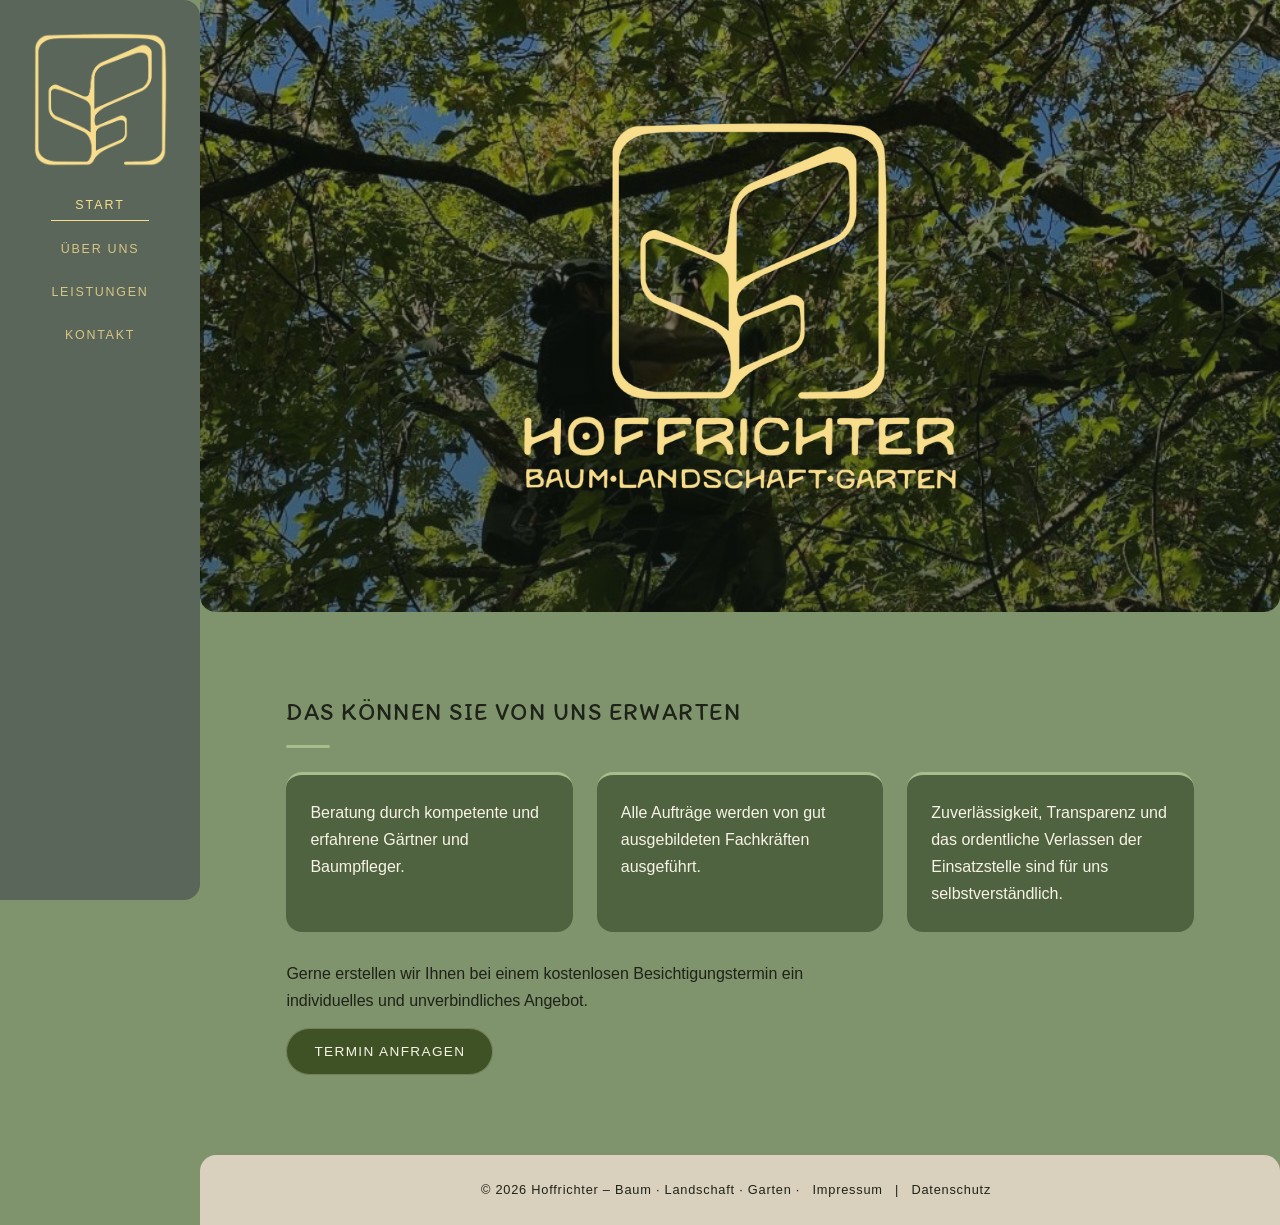
<file: index.html>
<!DOCTYPE html>
<html lang="de">
<head>
<meta charset="utf-8">
<meta name="viewport" content="width=device-width,initial-scale=1">
<title>Hoffrichter – Baum · Landschaft · Garten</title>
<meta name="description" content="Hoffrichter – Baum · Landschaft · Garten: Gartenpflege, Baumpflege und Fällungen. Kostenloser Besichtigungstermin und unverbindliches Angebot.">
<link rel="icon" type="image/png" href="bilder/logo.png">
<link rel="stylesheet" href="style.css">
</head>
<body>
<header class="side" id="side">
  <a class="logo" href="index.html"><img src="bilder/logo-gelb.png" alt="Hoffrichter – Baum · Landschaft · Garten"></a>
  <button class="menu-btn" onclick="document.getElementById('side').classList.toggle('open')">Menü</button>
  <nav>
    <a class="active" href="index.html">Start</a>
    <a href="ueber-uns.html">Über uns</a>
    <a href="leistungen.html">Leistungen</a>
    <a href="kontakt.html">Kontakt</a>
  </nav>
</header>
<main>
  <div class="hero hero-photo">
    <h1 class="logo-hero"><img src="bilder/logo-voll-gelb.png" alt="Hoffrichter – Baum · Landschaft · Garten"></h1>
  </div>
  <section id="start">
    <h2>Das können Sie von uns erwarten</h2>
    <div class="cards">
      <div class="card"><p>Beratung durch kompetente und erfahrene Gärtner und Baumpfleger.</p></div>
      <div class="card"><p>Alle Aufträge werden von gut ausgebildeten Fachkräften ausgeführt.</p></div>
      <div class="card"><p>Zuverlässigkeit, Transparenz und das ordentliche Verlassen der Einsatzstelle sind für uns selbstverständlich.</p></div>
    </div>
    <p style="margin-top:28px">Gerne erstellen wir Ihnen bei einem kostenlosen Besichtigungstermin ein individuelles und unverbindliches Angebot.</p>
    <a class="btn" href="kontakt.html">Termin anfragen</a>
  </section>
</main>
<footer>© 2026 Hoffrichter – Baum · Landschaft · Garten · <a href="impressum.html">Impressum</a> | <a href="datenschutz.html">Datenschutz</a></footer>
</body>
</html>
</file>
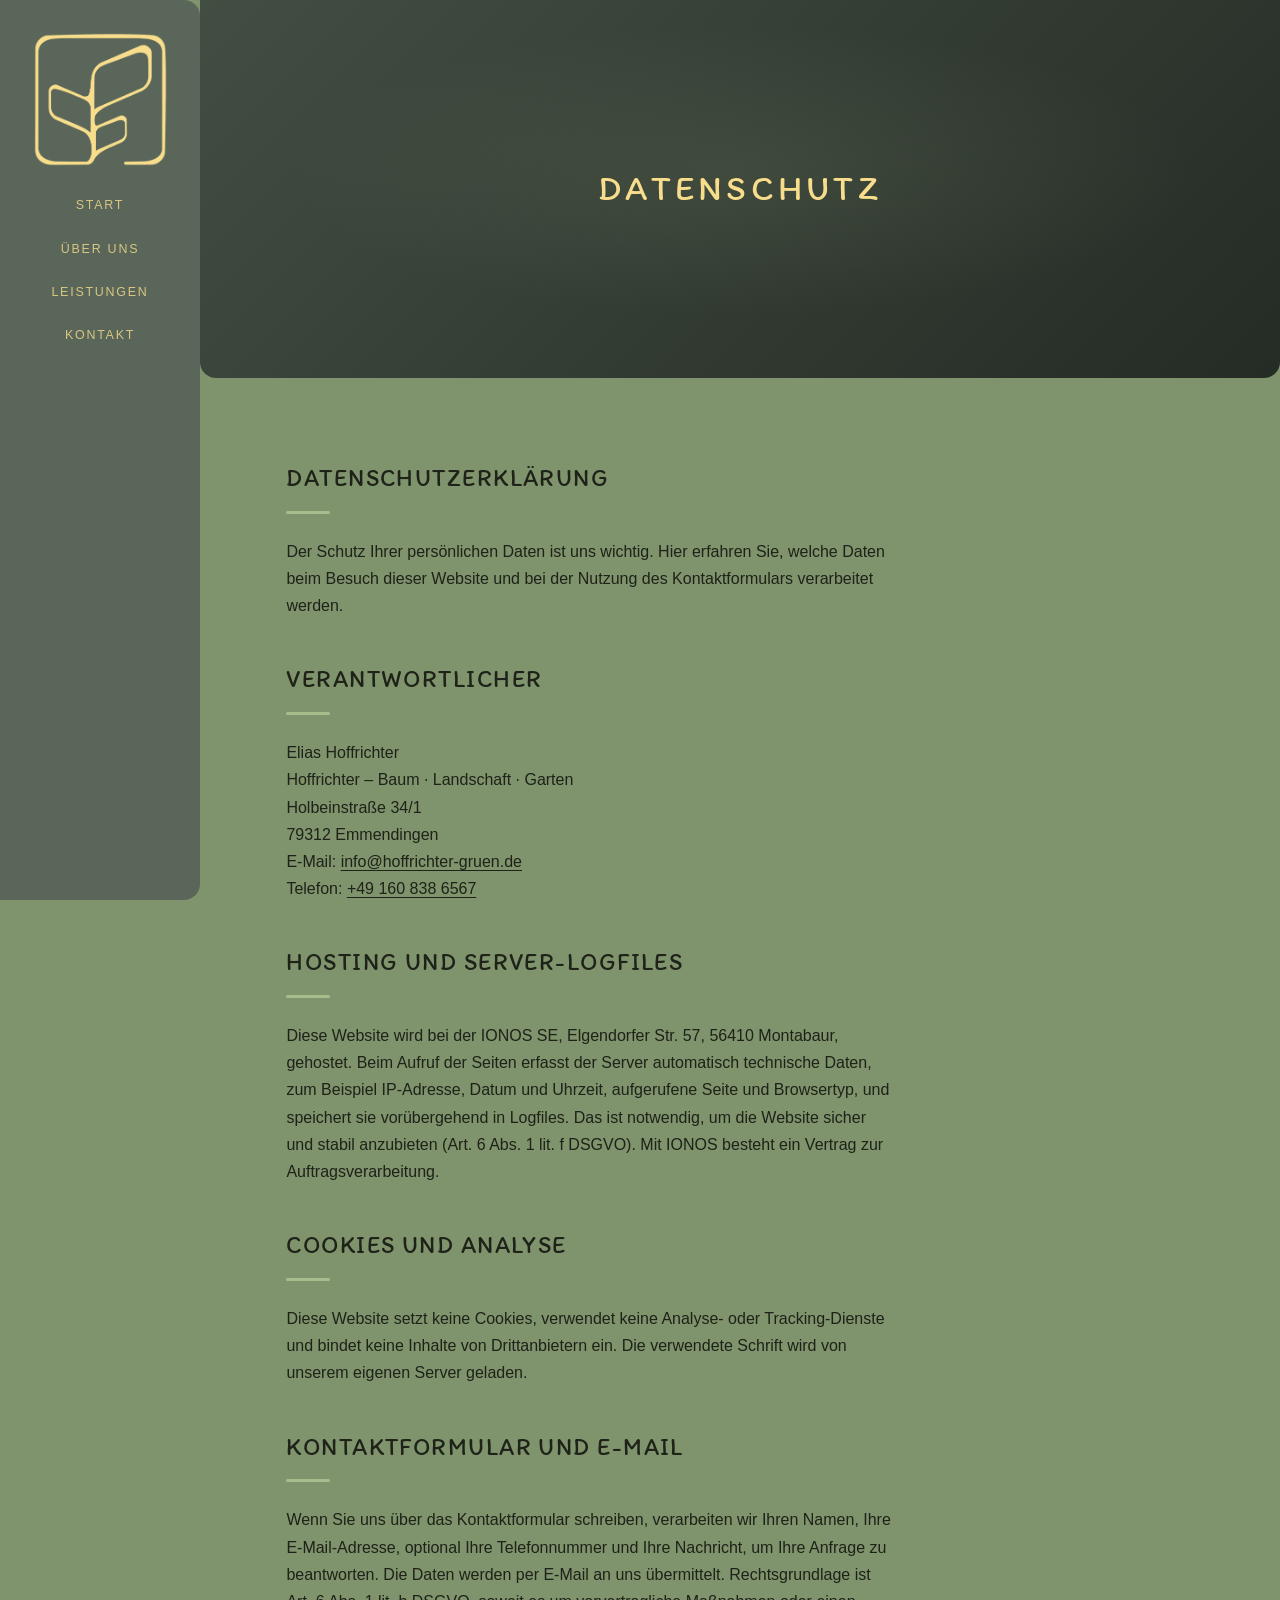
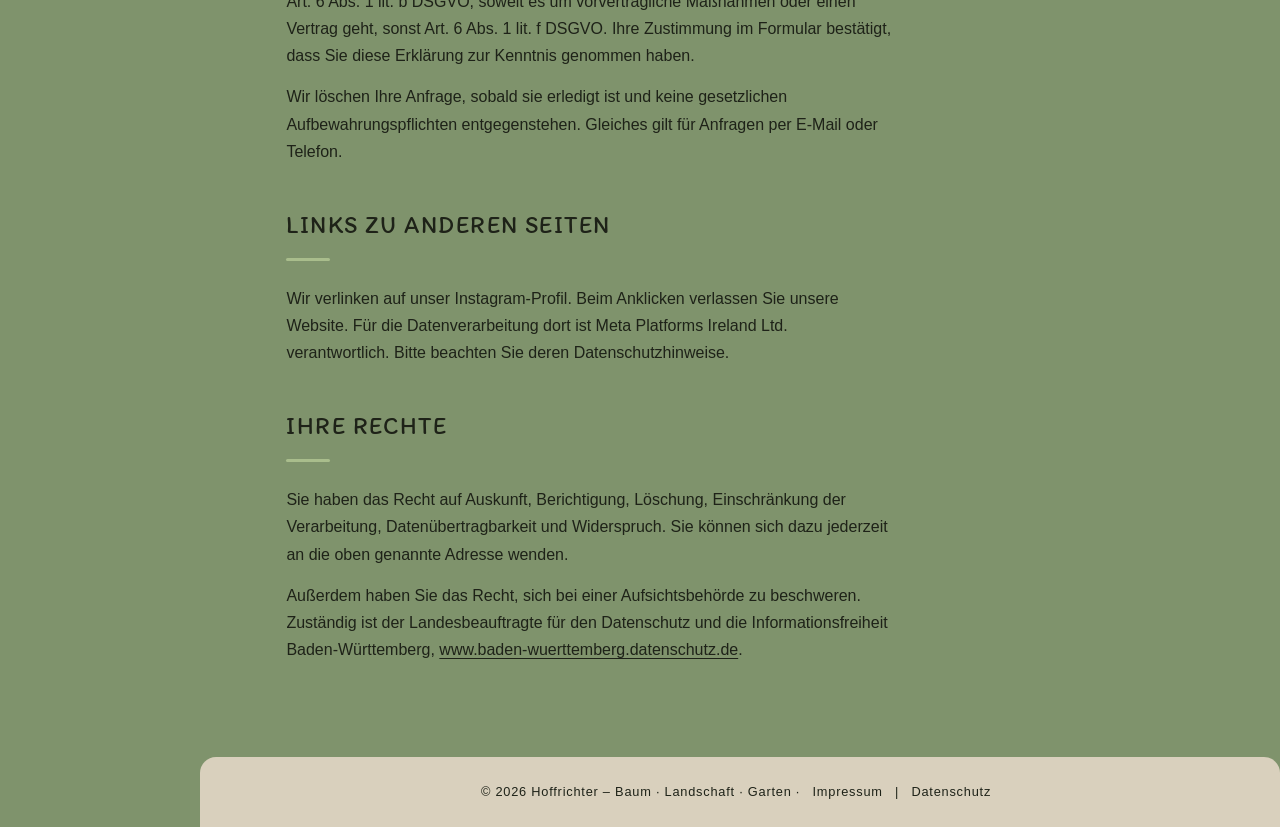
<file: datenschutz.html>
<!DOCTYPE html>
<html lang="de">
<head>
<meta charset="utf-8">
<meta name="viewport" content="width=device-width,initial-scale=1">
<title>Datenschutz – Hoffrichter – Baum · Landschaft · Garten</title>
<meta name="description" content="Datenschutzerklärung von Hoffrichter – Baum · Landschaft · Garten.">
<link rel="icon" type="image/png" href="bilder/logo.png">
<link rel="stylesheet" href="style.css">
</head>
<body>
<header class="side" id="side">
  <a class="logo" href="index.html"><img src="bilder/logo-gelb.png" alt="Hoffrichter – Baum · Landschaft · Garten"></a>
  <button class="menu-btn" onclick="document.getElementById('side').classList.toggle('open')">Menü</button>
  <nav>
    <a href="index.html">Start</a>
    <a href="ueber-uns.html">Über uns</a>
    <a href="leistungen.html">Leistungen</a>
    <a href="kontakt.html">Kontakt</a>
  </nav>
</header>
<main>
  <div class="hero small"><h1>Datenschutz</h1></div>
  <section>
    <h2>Datenschutzerklärung</h2>
    <p>Der Schutz Ihrer persönlichen Daten ist uns wichtig. Hier erfahren Sie, welche Daten beim Besuch dieser Website und bei der Nutzung des Kontaktformulars verarbeitet werden.</p>

    <h2 style="margin-top:40px">Verantwortlicher</h2>
    <p>Elias Hoffrichter<br>
    Hoffrichter – Baum · Landschaft · Garten<br>
    Holbeinstraße 34/1<br>
    79312 Emmendingen<br>
    E-Mail: <a href="mailto:info@hoffrichter-gruen.de">info@hoffrichter-gruen.de</a><br>
    Telefon: <a href="tel:+491608386567">+49 160 838 6567</a></p>

    <h2 style="margin-top:40px">Hosting und Server-Logfiles</h2>
    <p>Diese Website wird bei der IONOS SE, Elgendorfer Str. 57, 56410 Montabaur, gehostet. Beim Aufruf der Seiten erfasst der Server automatisch technische Daten, zum Beispiel IP-Adresse, Datum und Uhrzeit, aufgerufene Seite und Browsertyp, und speichert sie vorübergehend in Logfiles. Das ist notwendig, um die Website sicher und stabil anzubieten (Art. 6 Abs. 1 lit. f DSGVO). Mit IONOS besteht ein Vertrag zur Auftragsverarbeitung.</p>

    <h2 style="margin-top:40px">Cookies und Analyse</h2>
    <p>Diese Website setzt keine Cookies, verwendet keine Analyse- oder Tracking-Dienste und bindet keine Inhalte von Drittanbietern ein. Die verwendete Schrift wird von unserem eigenen Server geladen.</p>

    <h2 style="margin-top:40px">Kontaktformular und E-Mail</h2>
    <p>Wenn Sie uns über das Kontaktformular schreiben, verarbeiten wir Ihren Namen, Ihre E-Mail-Adresse, optional Ihre Telefonnummer und Ihre Nachricht, um Ihre Anfrage zu beantworten. Die Daten werden per E-Mail an uns übermittelt. Rechtsgrundlage ist Art. 6 Abs. 1 lit. b DSGVO, soweit es um vorvertragliche Maßnahmen oder einen Vertrag geht, sonst Art. 6 Abs. 1 lit. f DSGVO. Ihre Zustimmung im Formular bestätigt, dass Sie diese Erklärung zur Kenntnis genommen haben.</p>
    <p>Wir löschen Ihre Anfrage, sobald sie erledigt ist und keine gesetzlichen Aufbewahrungspflichten entgegenstehen. Gleiches gilt für Anfragen per E-Mail oder Telefon.</p>

    <h2 style="margin-top:40px">Links zu anderen Seiten</h2>
    <p>Wir verlinken auf unser Instagram-Profil. Beim Anklicken verlassen Sie unsere Website. Für die Datenverarbeitung dort ist Meta Platforms Ireland Ltd. verantwortlich. Bitte beachten Sie deren Datenschutzhinweise.</p>

    <h2 style="margin-top:40px">Ihre Rechte</h2>
    <p>Sie haben das Recht auf Auskunft, Berichtigung, Löschung, Einschränkung der Verarbeitung, Datenübertragbarkeit und Widerspruch. Sie können sich dazu jederzeit an die oben genannte Adresse wenden.</p>
    <p>Außerdem haben Sie das Recht, sich bei einer Aufsichtsbehörde zu beschweren. Zuständig ist der Landesbeauftragte für den Datenschutz und die Informationsfreiheit Baden-Württemberg, <a href="https://www.baden-wuerttemberg.datenschutz.de" target="_blank" rel="noopener">www.baden-wuerttemberg.datenschutz.de</a>.</p>
  </section>
</main>
<footer>© 2026 Hoffrichter – Baum · Landschaft · Garten · <a href="impressum.html">Impressum</a> | <a href="datenschutz.html">Datenschutz</a></footer>
</body>
</html>
</file>
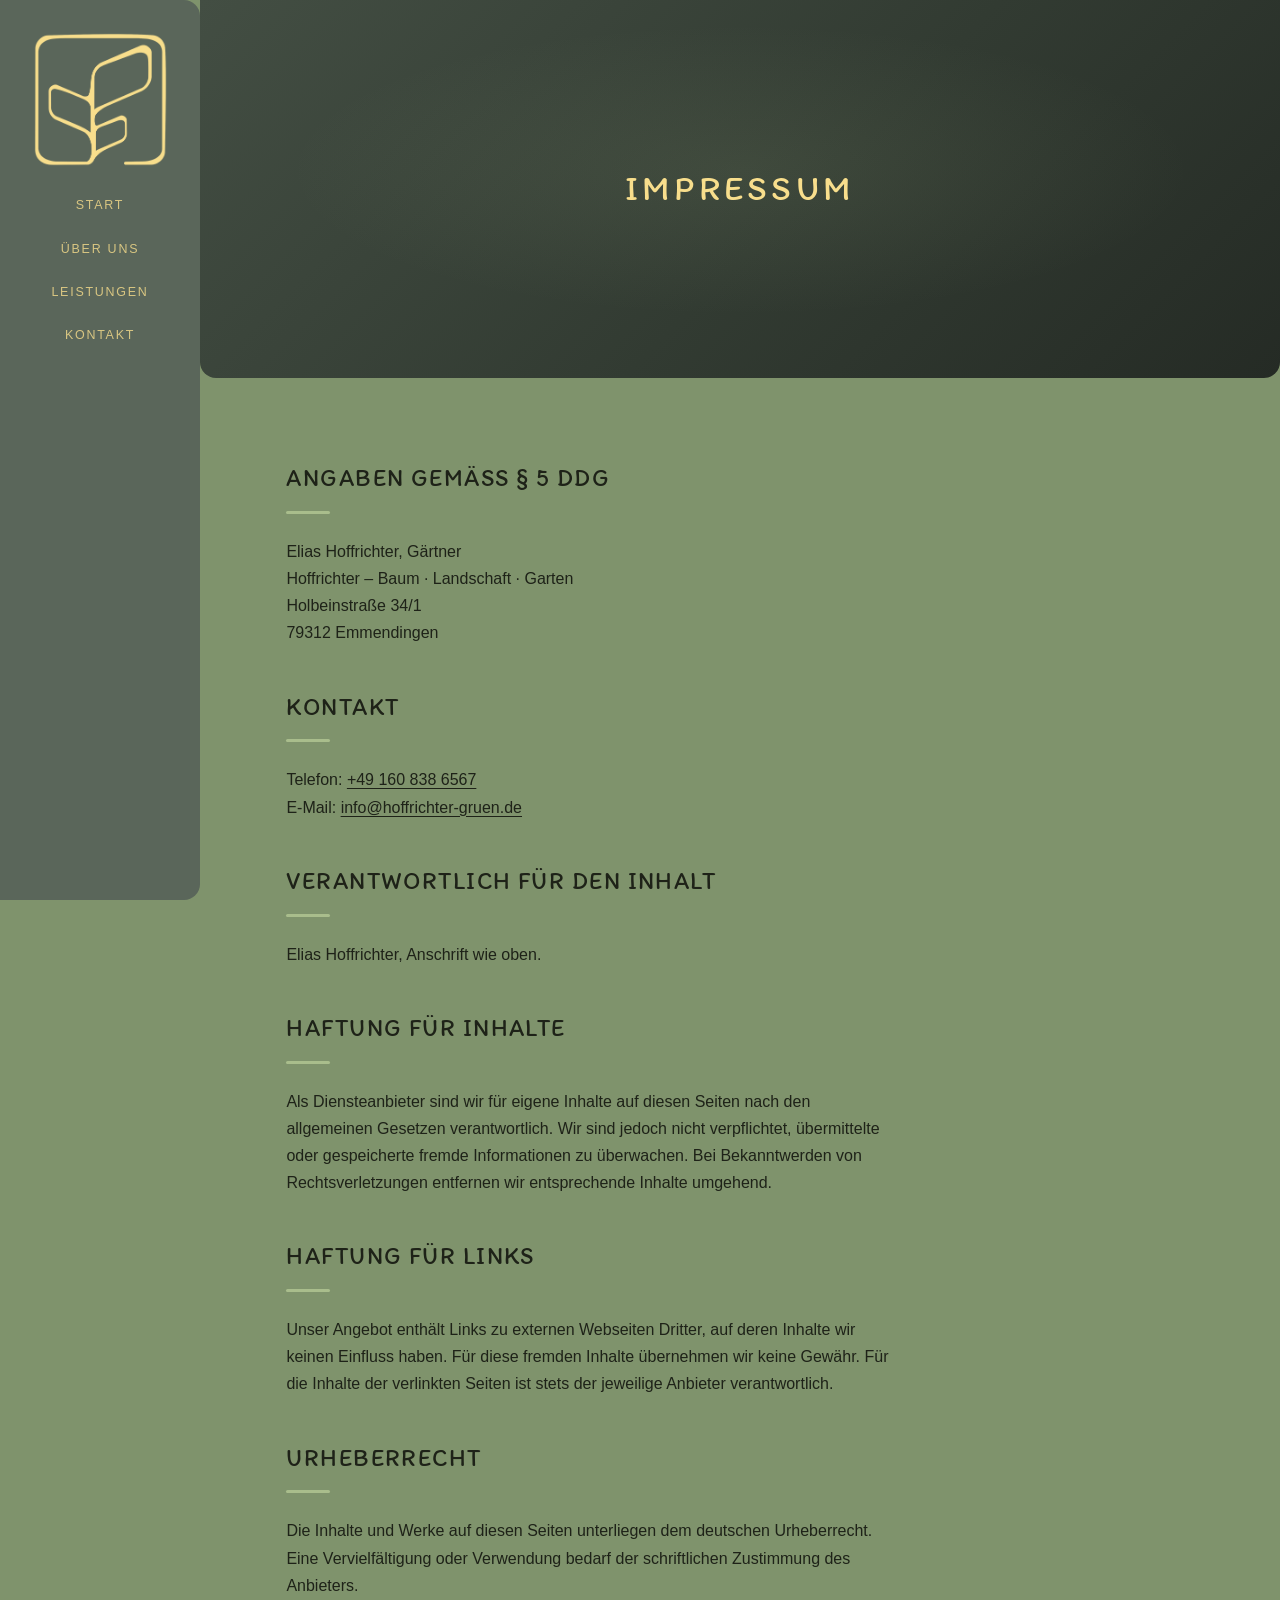
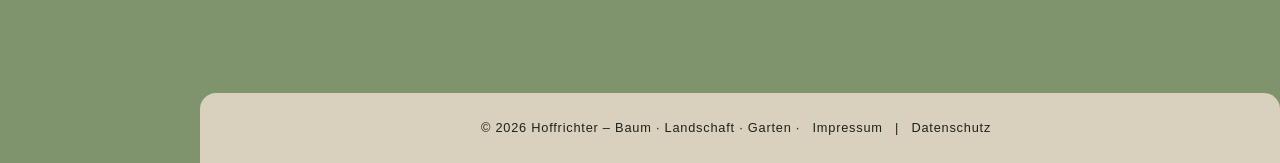
<file: impressum.html>
<!DOCTYPE html>
<html lang="de">
<head>
<meta charset="utf-8">
<meta name="viewport" content="width=device-width,initial-scale=1">
<title>Impressum – Hoffrichter – Baum · Landschaft · Garten</title>
<meta name="description" content="Impressum von Hoffrichter – Baum · Landschaft · Garten, Emmendingen.">
<link rel="icon" type="image/png" href="bilder/logo.png">
<link rel="stylesheet" href="style.css">
</head>
<body>
<header class="side" id="side">
  <a class="logo" href="index.html"><img src="bilder/logo-gelb.png" alt="Hoffrichter – Baum · Landschaft · Garten"></a>
  <button class="menu-btn" onclick="document.getElementById('side').classList.toggle('open')">Menü</button>
  <nav>
    <a href="index.html">Start</a>
    <a href="ueber-uns.html">Über uns</a>
    <a href="leistungen.html">Leistungen</a>
    <a href="kontakt.html">Kontakt</a>
  </nav>
</header>
<main>
  <div class="hero small"><h1>Impressum</h1></div>
  <section>
    <h2>Angaben gemäß § 5 DDG</h2>
    <p>Elias Hoffrichter, Gärtner<br>
    Hoffrichter – Baum · Landschaft · Garten<br>
    Holbeinstraße 34/1<br>
    79312 Emmendingen</p>

    <h2 style="margin-top:40px">Kontakt</h2>
    <p>Telefon: <a href="tel:+491608386567">+49 160 838 6567</a><br>
    E-Mail: <a href="mailto:info@hoffrichter-gruen.de">info@hoffrichter-gruen.de</a></p>

    <h2 style="margin-top:40px">Verantwortlich für den Inhalt</h2>
    <p>Elias Hoffrichter, Anschrift wie oben.</p>

    <h2 style="margin-top:40px">Haftung für Inhalte</h2>
    <p>Als Diensteanbieter sind wir für eigene Inhalte auf diesen Seiten nach den allgemeinen Gesetzen verantwortlich. Wir sind jedoch nicht verpflichtet, übermittelte oder gespeicherte fremde Informationen zu überwachen. Bei Bekanntwerden von Rechtsverletzungen entfernen wir entsprechende Inhalte umgehend.</p>

    <h2 style="margin-top:40px">Haftung für Links</h2>
    <p>Unser Angebot enthält Links zu externen Webseiten Dritter, auf deren Inhalte wir keinen Einfluss haben. Für diese fremden Inhalte übernehmen wir keine Gewähr. Für die Inhalte der verlinkten Seiten ist stets der jeweilige Anbieter verantwortlich.</p>

    <h2 style="margin-top:40px">Urheberrecht</h2>
    <p>Die Inhalte und Werke auf diesen Seiten unterliegen dem deutschen Urheberrecht. Eine Vervielfältigung oder Verwendung bedarf der schriftlichen Zustimmung des Anbieters.</p>
  </section>
</main>
<footer>© 2026 Hoffrichter – Baum · Landschaft · Garten · <a href="impressum.html">Impressum</a> | <a href="datenschutz.html">Datenschutz</a></footer>
</body>
</html>
</file>
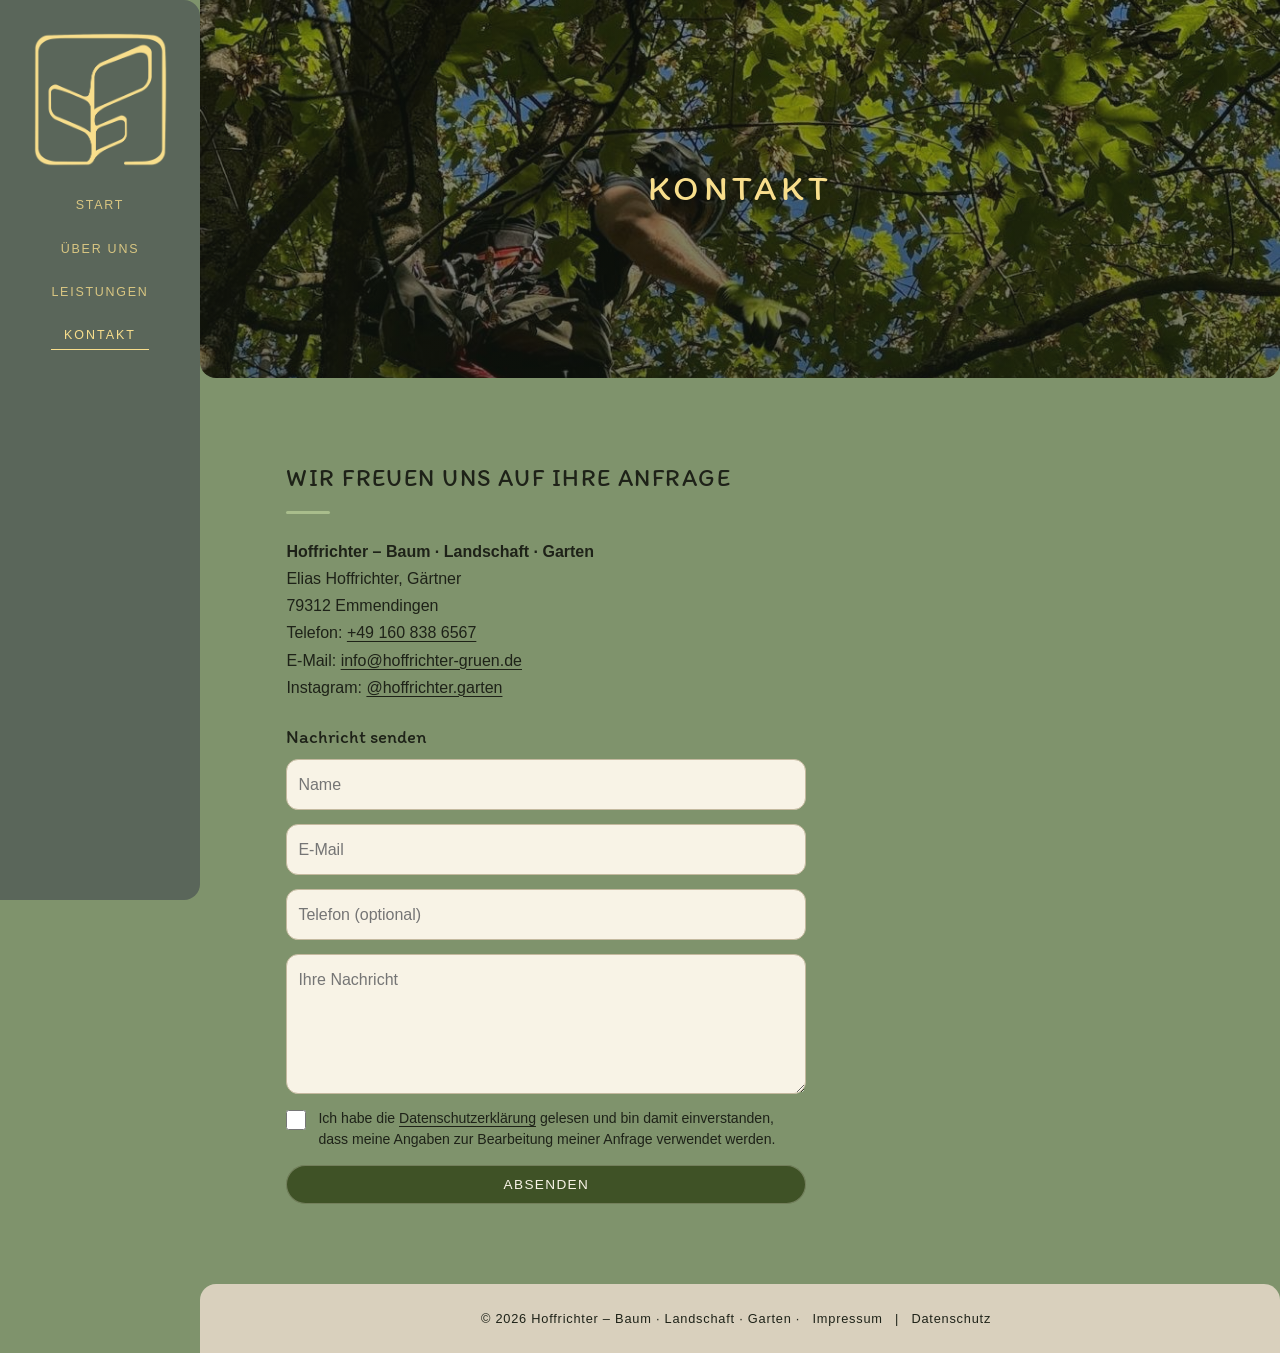
<file: kontakt.html>
<!DOCTYPE html>
<html lang="de">
<head>
<meta charset="utf-8">
<meta name="viewport" content="width=device-width,initial-scale=1">
<title>Kontakt – Hoffrichter – Baum · Landschaft · Garten</title>
<meta name="description" content="Kontakt zu Hoffrichter – Baum · Landschaft · Garten in Emmendingen: Anfrage per Formular, Telefon oder E-Mail. Kostenloser Besichtigungstermin.">
<link rel="icon" type="image/png" href="bilder/logo.png">
<link rel="stylesheet" href="style.css">
</head>
<body>
<header class="side" id="side">
  <a class="logo" href="index.html"><img src="bilder/logo-gelb.png" alt="Hoffrichter – Baum · Landschaft · Garten"></a>
  <button class="menu-btn" onclick="document.getElementById('side').classList.toggle('open')">Menü</button>
  <nav>
    <a href="index.html">Start</a>
    <a href="ueber-uns.html">Über uns</a>
    <a href="leistungen.html">Leistungen</a>
    <a class="active" href="kontakt.html">Kontakt</a>
  </nav>
</header>
<main>
  <div class="hero small hero-photo hero-kontakt"><h1>Kontakt</h1></div>
  <section>
    <h2>Wir freuen uns auf Ihre Anfrage</h2>
    <p><strong>Hoffrichter – Baum · Landschaft · Garten</strong><br>
    Elias Hoffrichter, Gärtner<br>
    79312 Emmendingen<br>
    Telefon: <a href="tel:+491608386567">+49 160 838 6567</a><br>
    E-Mail: <a href="mailto:info@hoffrichter-gruen.de">info@hoffrichter-gruen.de</a><br>
    Instagram: <a href="https://www.instagram.com/hoffrichter.garten" target="_blank" rel="noopener">@hoffrichter.garten</a></p>

    <h3 id="formular">Nachricht senden</h3>
    <form id="kontaktformular" action="senden.php" method="post" novalidate>
      <input type="text" name="name" placeholder="Name" autocomplete="name" required>
      <input type="email" name="email" placeholder="E-Mail" autocomplete="email" required>
      <input type="tel" name="tel" placeholder="Telefon (optional)" autocomplete="tel">
      <textarea name="nachricht" placeholder="Ihre Nachricht" required></textarea>

      <!-- Spam-Schutz: Dieses Feld ist für Menschen unsichtbar. Roboter füllen es aus, dann wird die Anfrage verworfen. -->
      <div class="hp" aria-hidden="true">
        <label>Bitte leer lassen <input type="text" name="website" tabindex="-1" autocomplete="off"></label>
      </div>
      <!-- Spam-Schutz: Zeitpunkt des Seitenaufrufs. Zu schnell abgeschickte Formulare erkennt der Server als Roboter. -->
      <input type="hidden" name="t" value="">

      <label class="check">
        <input type="checkbox" name="datenschutz" required>
        <span>Ich habe die <a href="datenschutz.html" target="_blank" rel="noopener">Datenschutzerklärung</a> gelesen und bin damit einverstanden, dass meine Angaben zur Bearbeitung meiner Anfrage verwendet werden.</span>
      </label>

      <button class="btn" type="submit">Absenden</button>
      <div id="formstatus" class="form-status" role="status" aria-live="polite" hidden></div>
    </form>  </section>
</main>
<footer>© 2026 Hoffrichter – Baum · Landschaft · Garten · <a href="impressum.html">Impressum</a> | <a href="datenschutz.html">Datenschutz</a></footer>
<script>
  // Kommt man über eine Leistungs-Karte, wird die Nachricht vorausgefüllt
  var l = new URLSearchParams(location.search).get('leistung');
  var m = document.querySelector('textarea[name="nachricht"]');
  if (l && m && !m.value) {
    m.value = l === 'Sonstiges'
      ? 'Hallo, ich habe eine Anfrage zu folgendem Anliegen: '
      : 'Hallo, ich interessiere mich für: ' + l + '. ';
  }
  // Zum Formular scrollen (der Sprunganker greift wegen der Einblend-Animation nicht zuverlässig)
  if (location.hash === '#formular') {
    var goForm = function () {
      setTimeout(function () {
        document.getElementById('formular').scrollIntoView({ behavior: 'smooth', block: 'start' });
      }, 700);
    };
    if (document.readyState === 'complete') goForm();
    else window.addEventListener('load', goForm);
  }

  // ---- Formular: Prüfung, Absenden, Erfolgs- und Fehlermeldung ----
  (function () {
    var form = document.getElementById('kontaktformular');
    var status = document.getElementById('formstatus');
    var btn = form.querySelector('button[type="submit"]');
    form.elements['t'].value = Date.now(); // Spam-Schutz: Zeitstempel

    function show(type, text) {
      status.className = 'form-status ' + type;
      status.textContent = text;
      status.hidden = false;
    }

    form.addEventListener('submit', function (e) {
      e.preventDefault();
      status.hidden = true;

      if (!form.checkValidity()) {
        form.reportValidity();
        return;
      }
      // Roboter haben das versteckte Feld ausgefüllt: so tun, als wäre alles gut, aber nichts senden
      if (form.elements['website'].value) {
        show('ok', 'Vielen Dank! Ihre Nachricht wurde gesendet.');
        form.reset();
        return;
      }

      btn.disabled = true;
      btn.textContent = 'Wird gesendet …';

      fetch(form.action, {
        method: 'POST',
        body: new FormData(form),
        headers: { 'Accept': 'application/json' }
      })
        .then(function (r) { return r.json().then(function (d) { return { ok: r.ok && d.ok, d: d }; }); })
        .then(function (res) {
          if (!res.ok) { throw new Error((res.d && res.d.fehler) || 'Fehler'); }
          show('ok', 'Vielen Dank! Ihre Nachricht ist bei uns angekommen. Wir melden uns so schnell wie möglich bei Ihnen.');
          form.reset();
          form.elements['t'].value = Date.now();
        })
        .catch(function () {
          show('error', 'Leider hat das Senden nicht geklappt. Bitte versuchen Sie es noch einmal oder rufen Sie uns an: +49 160 838 6567.');
        })
        .finally(function () {
          btn.disabled = false;
          btn.textContent = 'Absenden';
        });
    });
  })();</script>
</body>
</html>
</file>
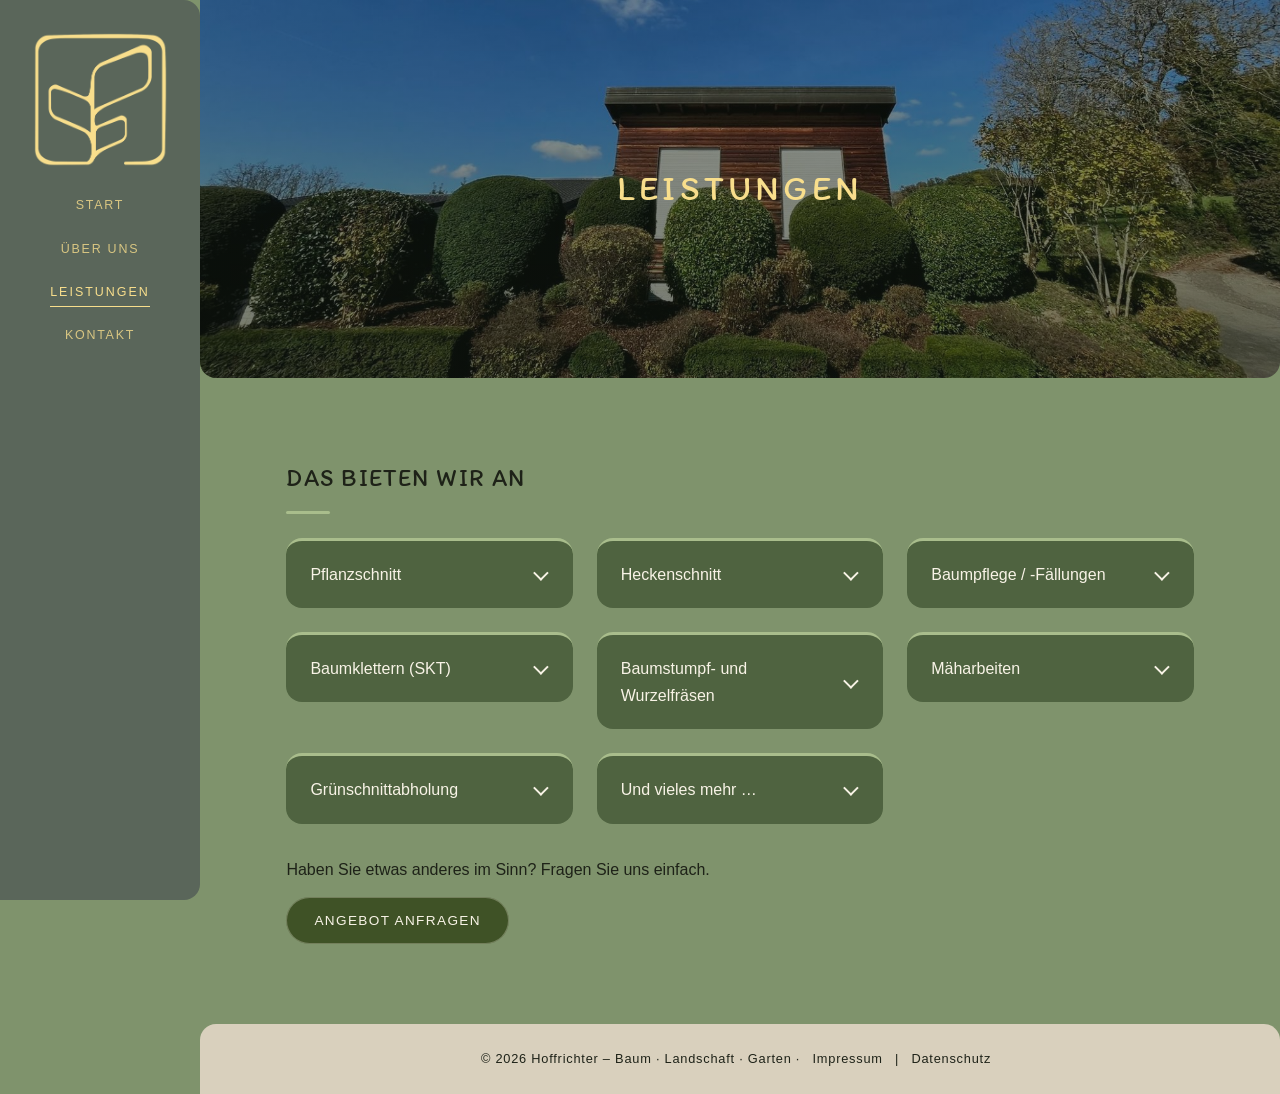
<file: leistungen.html>
<!DOCTYPE html>
<html lang="de">
<head>
<meta charset="utf-8">
<meta name="viewport" content="width=device-width,initial-scale=1">
<title>Leistungen – Hoffrichter – Baum · Landschaft · Garten</title>
<meta name="description" content="Pflanzschnitt, Heckenschnitt, Baumpflege und Fällungen, Mäharbeiten, Grünschnittabholung, Baumklettern mit Seilklettertechnik und Baumstumpffräsen in Emmendingen und Umgebung.">
<link rel="icon" type="image/png" href="bilder/logo.png">
<link rel="stylesheet" href="style.css">
</head>
<body>
<header class="side" id="side">
  <a class="logo" href="index.html"><img src="bilder/logo-gelb.png" alt="Hoffrichter – Baum · Landschaft · Garten"></a>
  <button class="menu-btn" onclick="document.getElementById('side').classList.toggle('open')">Menü</button>
  <nav>
    <a href="index.html">Start</a>
    <a href="ueber-uns.html">Über uns</a>
    <a class="active" href="leistungen.html">Leistungen</a>
    <a href="kontakt.html">Kontakt</a>
  </nav>
</header>
<main>
  <div class="hero small hero-photo hero-leistungen"><h1>Leistungen</h1></div>
  <section>
    <h2>Das bieten wir an</h2>
    <div class="cards services">
      <details class="card service" name="leistung">
        <summary>Pflanzschnitt</summary>
        <div class="service-body">
          <div class="media"><img src="bilder/leistungen/pflanzschnitt.jpg" alt="Geschnittene Sträucher und Gehölze in einem Garten mit Steintreppe" loading="lazy" style="object-position:50% 35%" onerror="this.remove()"></div>
          <div class="service-text">
            <p>Beim Pflanzschnitt werden Bäume und Sträucher gezielt geschnitten, damit sie gut anwachsen, gesund wachsen und ihre Form behalten. Wir sagen Ihnen, was Ihre Pflanzen jetzt brauchen, und schneiden sie fachgerecht.</p>
            <a class="btn" href="kontakt.html?leistung=Pflanzschnitt#formular">Dazu anfragen</a>
          </div>
        </div>
      </details>
      <details class="card service" name="leistung">
        <summary>Heckenschnitt</summary>
        <div class="service-body">
          <div class="media"><img src="bilder/leistungen/heckenschnitt.jpg" alt="Geschnittene Hecken und Formgehölze vor einem Haus" loading="lazy" onerror="this.remove()"></div>
          <div class="service-text">
            <p>Regelmäßiger Schnitt hält Hecken dicht, gesund und in Form. Wir schneiden Hecken jeder Art und Größe und nehmen auf Wunsch das Schnittgut gleich mit.</p>
            <a class="btn" href="kontakt.html?leistung=Heckenschnitt#formular">Dazu anfragen</a>
          </div>
        </div>
      </details>
      <details class="card service" name="leistung">
        <summary>Baumpflege / -Fällungen</summary>
        <div class="service-body">
          <div class="media"><img src="bilder/leistungen/baumpflege.jpg" alt="Baumkletterer mit Seil und Helm schneidet einen Baumstamm mit der Motorsäge" loading="lazy" style="object-position:50% 40%" onerror="this.remove()"></div>
          <div class="service-text">
            <p>Gute Baumpflege erhält die Gesundheit und Standsicherheit Ihrer Bäume, zum Beispiel durch Kronenpflege und das Entfernen von Totholz. Muss ein Baum weichen, fällen wir ihn fachgerecht und sicher.</p>
            <a class="btn" href="kontakt.html?leistung=Baumpflege%20%2F%20-F%C3%A4llungen#formular">Dazu anfragen</a>
          </div>
        </div>
      </details>
      <details class="card service" name="leistung">
        <summary>Baumklettern (SKT)</summary>
        <div class="service-body">
          <div class="media"><img src="bilder/leistungen/baumklettern.jpg" alt="Baumkletterer mit Seil und Helm arbeitet am Stamm einer hohen Fichte" loading="lazy" style="object-position:50% 90%" onerror="this.remove()"></div>
          <div class="service-text">
            <p>Wir klettern mit Seil und Gurt direkt in den Baum und arbeiten dort in der Krone. So lassen sich Bäume gezielt pflegen und kontrolliert abtragen, auch in engen Gärten, zwischen Gebäuden oder dort, wo keine Maschine hinkommt. Das schont Rasen, Beete und Umgebung.</p>
            <a class="btn" href="kontakt.html?leistung=Baumklettern%20%2F%20F%C3%A4llung%20mit%20Seilklettertechnik%20(SKT)#formular">Dazu anfragen</a>
          </div>
        </div>
      </details>
      <details class="card service" name="leistung">
        <summary>Baumstumpf- und Wurzelfräsen</summary>
        <div class="service-body">
          <div class="media"><img src="bilder/leistungen/baumstumpf.jpg" alt="Baumstumpffräse im Einsatz neben einem gefrästen Baumstumpf" loading="lazy" style="object-position:50% 38%" onerror="this.remove()"></div>
          <div class="service-text">
            <p>Wir fräsen Baumstümpfe und Wurzeln fachgerecht aus. Danach kann die Fläche wieder genutzt werden, etwa für Rasen, Beete oder neue Pflanzungen.</p>
            <a class="btn" href="kontakt.html?leistung=Baumstumpf-%20und%20Wurzelfr%C3%A4sen#formular">Dazu anfragen</a>
          </div>
        </div>
      </details>
      <details class="card service" name="leistung">
        <summary>Mäharbeiten</summary>
        <div class="service-body">
          <div class="media"><img src="bilder/leistungen/maeharbeiten.jpg" alt="Mäharbeiten" loading="lazy" onerror="this.remove()"></div>
          <div class="service-text">
            <p>Ob kleine Rasenfläche oder großes Grundstück: Wir mähen regelmäßig oder einmalig, zum Beispiel nach dem Winter oder bei verwilderten Flächen.</p>
            <a class="btn" href="kontakt.html?leistung=M%C3%A4harbeiten#formular">Dazu anfragen</a>
          </div>
        </div>
      </details>
      <details class="card service" name="leistung">
        <summary>Grünschnittabholung</summary>
        <div class="service-body">
          <div class="media"><img src="bilder/leistungen/gruenschnitt.jpg" alt="Anhänger vor einem großen Haufen Grünschnitt" loading="lazy" onerror="this.remove()"></div>
          <div class="service-text">
            <p>Heckenschnitt, Baumschnitt und anderen Grünschnitt nehmen wir mit und entsorgen ihn. So bleibt Ihr Grundstück nach der Arbeit sauber.</p>
            <a class="btn" href="kontakt.html?leistung=Gr%C3%BCnschnittabholung#formular">Dazu anfragen</a>
          </div>
        </div>
      </details>
      <details class="card service" name="leistung">
        <summary>Und vieles mehr …</summary>
        <div class="service-body">
          <div class="media"><img src="bilder/leistungen/sonstiges.jpg" alt="Gärtner trägt eine Leiter über der Schulter vor einer Hügellandschaft" loading="lazy" style="object-position:50% 68%" onerror="this.remove()"></div>
          <div class="service-text">
            <p>Haben Sie ein anderes Anliegen rund um Baum, Landschaft und Garten? Fragen Sie einfach an. Wir beraten Sie gern und erstellen Ihnen ein unverbindliches Angebot.</p>
            <a class="btn" href="kontakt.html?leistung=Sonstiges#formular">Anfrage stellen</a>
          </div>
        </div>
      </details>
    </div>
    <p style="margin-top:32px">Haben Sie etwas anderes im Sinn? Fragen Sie uns einfach.</p>
    <a class="btn" href="kontakt.html">Angebot anfragen</a>
  </section>
</main>
<footer>© 2026 Hoffrichter – Baum · Landschaft · Garten · <a href="impressum.html">Impressum</a> | <a href="datenschutz.html">Datenschutz</a></footer>
</body>
</html>
</file>
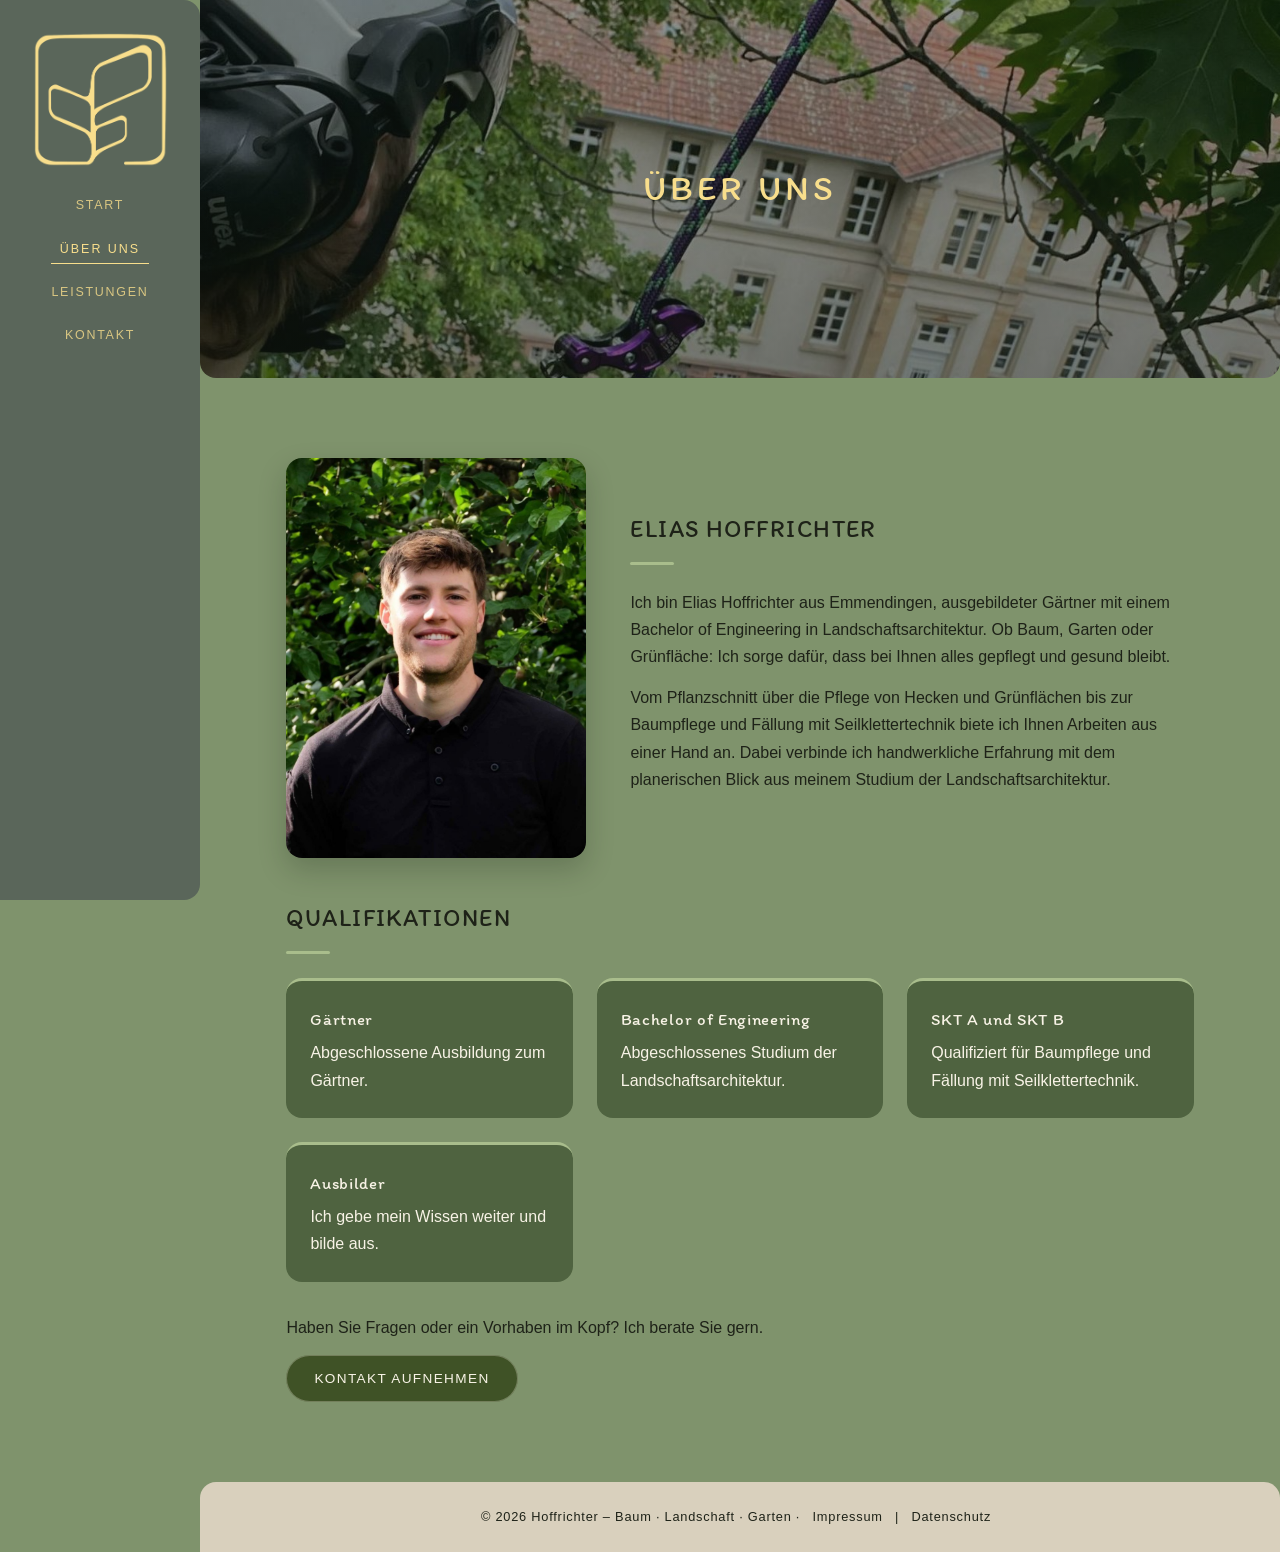
<file: ueber-uns.html>
<!DOCTYPE html>
<html lang="de">
<head>
<meta charset="utf-8">
<meta name="viewport" content="width=device-width,initial-scale=1">
<title>Über uns – Hoffrichter – Baum · Landschaft · Garten</title>
<meta name="description" content="Elias Hoffrichter aus Emmendingen: Gärtner mit Bachelor of Engineering in Landschaftsarchitektur, SKT A und SKT B, Ausbilder. Baum, Landschaft und Garten aus einer Hand.">
<link rel="icon" type="image/png" href="bilder/logo.png">
<link rel="stylesheet" href="style.css">
</head>
<body>
<header class="side" id="side">
  <a class="logo" href="index.html"><img src="bilder/logo-gelb.png" alt="Hoffrichter – Baum · Landschaft · Garten"></a>
  <button class="menu-btn" onclick="document.getElementById('side').classList.toggle('open')">Menü</button>
  <nav>
    <a href="index.html">Start</a>
    <a class="active" href="ueber-uns.html">Über uns</a>
    <a href="leistungen.html">Leistungen</a>
    <a href="kontakt.html">Kontakt</a>
  </nav>
</header>
<main>
  <div class="hero small hero-photo hero-ueber-uns"><h1>Über uns</h1></div>
  <section>
    <div class="about">
      <img class="portrait" src="bilder/elias-hoffrichter.jpg" alt="Elias Hoffrichter" width="898" height="1200">
      <div class="about-text">
        <h2>Elias Hoffrichter</h2>
        <p>Ich bin Elias Hoffrichter aus Emmendingen, ausgebildeter Gärtner mit einem Bachelor of Engineering in Landschaftsarchitektur. Ob Baum, Garten oder Grünfläche: Ich sorge dafür, dass bei Ihnen alles gepflegt und gesund bleibt.</p>
        <p>Vom Pflanzschnitt über die Pflege von Hecken und Grünflächen bis zur Baumpflege und Fällung mit Seilklettertechnik biete ich Ihnen Arbeiten aus einer Hand an. Dabei verbinde ich handwerkliche Erfahrung mit dem planerischen Blick aus meinem Studium der Landschaftsarchitektur.</p>
      </div>
    </div>

    <h2 style="margin-top:40px">Qualifikationen</h2>
    <div class="cards">
      <div class="card"><h3>Gärtner</h3><p>Abgeschlossene Ausbildung zum Gärtner.</p></div>
      <div class="card"><h3>Bachelor of Engineering</h3><p>Abgeschlossenes Studium der Landschaftsarchitektur.</p></div>
      <div class="card"><h3>SKT A und SKT B</h3><p>Qualifiziert für Baumpflege und Fällung mit Seilklettertechnik.</p></div>
      <div class="card"><h3>Ausbilder</h3><p>Ich gebe mein Wissen weiter und bilde aus.</p></div>
    </div>

    <p style="margin-top:32px">Haben Sie Fragen oder ein Vorhaben im Kopf? Ich berate Sie gern.</p>
    <a class="btn" href="kontakt.html">Kontakt aufnehmen</a>
  </section>
</main>
<footer>© 2026 Hoffrichter – Baum · Landschaft · Garten · <a href="impressum.html">Impressum</a> | <a href="datenschutz.html">Datenschutz</a></footer>
</body>
</html>
</file>
<file: style.css>
/* Überschriften-Schrift, dem Logo nachempfunden (Itim, SIL Open Font License) */
@font-face{font-family:"Itim";font-style:normal;font-weight:400;font-display:swap;src:url("fonts/itim-latin.woff2") format("woff2")}

:root{
  --green:#5f7a3a;
  --green-dark:#3f5226;
  --sidebar:#d9d0bd;      /* dunkleres Beige */
  --paper:#7f936c;        /* Hintergrund Salbeigrün, RGB 127,147,108 */
  --nav:#5a665a;          /* Seitenleiste Graugrün, RGB 90,102,90 */
  --tile:#4f6340;         /* Karten: dunkles Grün */
  --tile-accent:#a9bd8c;
  --gold:#f8de8c;         /* Menü und Logo in der Seitenleiste */
  --card:#f8f3e6;       /* helles Beige statt Weiß */
  --ink:#1e2218;
  --ease:cubic-bezier(.22,.61,.36,1);
}
*{box-sizing:border-box;margin:0;padding:0}
html{scroll-behavior:smooth}
body{font-family:"Segoe UI",Helvetica,Arial,sans-serif;color:var(--ink);background:var(--paper);line-height:1.7;padding-left:200px;-webkit-font-smoothing:antialiased}

/* Weicher Seitenwechsel (Chrome/Edge), sonst einfaches Einblenden */
@view-transition{navigation:auto}
::view-transition-group(root){animation-duration:.35s;animation-timing-function:var(--ease)}
::view-transition-old(root),::view-transition-new(root){animation-duration:.35s}
@keyframes fade-up{from{opacity:0;transform:translateY(8px)}to{opacity:1;transform:none}}
@keyframes fade{from{opacity:0}to{opacity:1}}

/* Weiche Ecken überall (passend zum abgerundeten Logo) */
:root{--r:16px}

/* Seitenleiste */
.side{position:fixed;inset:0 auto 0 0;width:200px;background:var(--nav);display:flex;flex-direction:column;align-items:center;padding:32px 16px;gap:28px;z-index:10;view-transition-name:side;border-radius:0 var(--r) var(--r) 0}
.logo{display:block;width:135px;transition:transform .45s var(--ease)}
.logo img{display:block;width:100%;height:auto}
.logo:hover{transform:scale(1.05)}
.side nav{display:flex;flex-direction:column;gap:18px;text-align:center}
.side nav a{position:relative;color:var(--gold);text-decoration:none;font-size:.78rem;letter-spacing:.14em;text-transform:uppercase;padding-bottom:4px;opacity:.8;transition:opacity .5s var(--ease),letter-spacing .5s var(--ease)}
.side nav a::after{content:"";position:absolute;left:0;right:0;bottom:0;height:1px;background:var(--gold);transform:scaleX(0);transform-origin:center;transition:transform .55s var(--ease)}
.side nav a:hover,.side nav a.active{opacity:1;letter-spacing:.16em}
.side nav a:hover::after,.side nav a.active::after{transform:scaleX(1)}
/* Der Unterstrich gleitet beim Seitenwechsel von Reiter zu Reiter (Chrome/Edge) */
.side nav a.active::after{view-transition-name:nav-underline}
::view-transition-group(nav-underline){animation-duration:.7s;animation-timing-function:cubic-bezier(.65,0,.35,1)}
.menu-btn{display:none}

/* Hero */
.hero{min-height:100vh;display:flex;align-items:center;justify-content:center;
  background:linear-gradient(135deg,#434e43 0%,#323b32 55%,#252b25 100%)}
.hero{border-radius:0 0 var(--r) var(--r)}
.hero.small{min-height:42vh}
.hero:not(.small){min-height:68vh}
.hero h1{color:var(--gold);padding:24px 48px;font-weight:400;letter-spacing:.12em;text-transform:uppercase;font-size:clamp(1.3rem,3vw,2.2rem);text-align:center;animation:fade-up .5s var(--ease) .05s both}

/* Großes Logo auf der Startseite: ohne Kasten */
.hero h1.logo-hero{background:none;backdrop-filter:none;padding:0;width:auto}
.logo-hero img{display:block;width:auto;height:auto;max-width:min(440px,70vw);max-height:calc(68vh - 100px);filter:drop-shadow(0 2px 12px rgba(20,30,15,.35))}

/* Inhalt */
section{padding:80px 8%;max-width:1100px;margin:0 auto;animation:fade-up .5s var(--ease) .1s both}
h1,h2,h3{font-family:"Itim","Segoe UI",sans-serif;font-weight:400}
h2{letter-spacing:.06em;text-transform:uppercase;color:var(--ink);margin-bottom:24px;font-size:1.5rem}
h3{color:var(--ink);margin:20px 0 6px;scroll-margin-top:90px}
p{margin-bottom:14px}
p a{color:inherit;text-decoration-thickness:1px;text-underline-offset:3px}
ul{margin:0 0 14px 20px}
.band{background:var(--green);color:var(--card)}
.band h2{color:var(--card)}
.card h3{color:inherit;margin:0 0 6px;font-size:1.05rem;letter-spacing:.04em}
.card p:last-child{margin-bottom:0}
.cards{display:grid;grid-template-columns:repeat(auto-fit,minmax(240px,1fr));gap:24px;margin-top:24px}
.card{border-radius:var(--r);background:var(--tile);color:var(--card);padding:24px;border-top:3px solid var(--tile-accent);transition:transform .45s var(--ease),box-shadow .45s var(--ease),filter .45s var(--ease)}
.cards>*{animation:fade-up .5s var(--ease) backwards;animation-delay:calc(.15s + var(--i,0)*.05s)}
.cards>:nth-child(2){--i:1}.cards>:nth-child(3){--i:2}.cards>:nth-child(4){--i:3}.cards>:nth-child(5){--i:4}.cards>:nth-child(6){--i:5}.cards>:nth-child(7){--i:6}.cards>:nth-child(8){--i:7}
a.card{display:block;text-decoration:none;cursor:pointer}
a.card:focus-visible{outline:2px solid var(--card);outline-offset:3px}
.card:hover{transform:translateY(-5px);box-shadow:0 14px 30px rgba(30,40,20,.22)}
.hint{border-radius:var(--r);background:var(--tile);color:var(--card);border-left:3px solid var(--tile-accent);padding:16px 20px;margin:12px 0}
.btn{box-shadow:inset 0 0 0 1px rgba(248,243,230,.28);border-radius:999px;display:inline-block;background:var(--green-dark);color:var(--card);padding:12px 28px;text-decoration:none;letter-spacing:.1em;text-transform:uppercase;font-size:.85rem;border:0;cursor:pointer;transition:background .4s var(--ease),transform .4s var(--ease)}
.btn:hover{background:var(--green);transform:translateY(-2px)}

/* Formular */
form{display:grid;gap:14px;max-width:520px}
input,textarea{border-radius:12px;font:inherit;color:var(--ink);padding:11px;border:1px solid #c4b99f;background:var(--card);width:100%;transition:border-color .4s var(--ease),box-shadow .4s var(--ease)}
input:focus,textarea:focus{outline:0;border-color:var(--green);box-shadow:0 0 0 3px rgba(95,122,58,.2)}
textarea{min-height:140px;resize:vertical}

footer{border-radius:var(--r) var(--r) 0 0;background:var(--sidebar);color:var(--ink);text-align:center;padding:24px;font-size:.8rem;letter-spacing:.06em}
footer a{color:var(--ink);margin:0 8px;text-decoration:none;border-bottom:1px solid transparent;transition:border-color .4s var(--ease)}
footer a:hover{border-color:var(--green)}

/* Mobil */
@media(max-width:800px){
  body{padding-left:0;padding-top:64px}
  /* Kopfleiste: feste Höhe, Menü klappt darunter auf */
  .side{inset:0 0 auto 0;width:100%;height:64px;flex-direction:row;justify-content:space-between;align-items:center;padding:0 16px;gap:0;border-radius:0 0 var(--r) var(--r);box-shadow:0 4px 18px rgba(20,28,20,.25)}
  .logo{width:42px}
  .menu-btn{display:block;background:none;border:1px solid var(--gold);border-radius:999px;padding:8px 20px;font:inherit;font-size:.9rem;letter-spacing:.06em;cursor:pointer;color:var(--gold);transition:background .3s var(--ease),color .3s var(--ease)}
  .side.open .menu-btn{background:var(--gold);color:var(--green-dark)}
  .side nav{display:none;position:absolute;top:100%;left:0;right:0;gap:0;padding:6px 0 14px;background:var(--nav);border-radius:0 0 var(--r) var(--r);box-shadow:0 14px 24px rgba(20,28,20,.25)}
  .side.open nav{display:flex;animation:fade .25s var(--ease)}
  .side nav a{display:block;padding:15px 0;font-size:.95rem;opacity:1}
  .side nav a::after{left:35%;right:35%;bottom:8px}

  /* Inhalt */
  .hero,.hero:not(.small){min-height:64svh;border-radius:0 0 var(--r) var(--r)}
  .hero.small{min-height:30svh}
  .hero h1{padding:16px 24px;font-size:1.4rem}
  .hero h1.logo-hero{padding:0}
  .logo-hero img{max-width:min(300px,68vw);max-height:calc(64svh - 90px)}
  section{padding:48px 22px 56px}
  h2{font-size:1.15rem;letter-spacing:.07em;margin-bottom:18px}
  .cards{grid-template-columns:1fr;gap:14px;margin-top:18px}
  .card{padding:20px}
  .btn{display:block;text-align:center;padding:14px 20px}
  form{max-width:none}
  input,textarea{font-size:16px} /* verhindert das Hineinzoomen auf dem iPhone */
  footer{padding:22px 16px 28px;line-height:2}
}

/* ---- Feinschliff ---- */
::selection{background:var(--green-dark);color:var(--card)}
p{max-width:68ch}
h2::after{content:"";display:block;width:44px;height:3px;margin-top:12px;border-radius:3px;background:var(--tile-accent)}
.hero{position:relative;overflow:hidden}
.hero::before{content:"";position:absolute;inset:0;background:radial-gradient(ellipse 60% 55% at 50% 45%,rgba(169,189,140,.10),transparent 70%);pointer-events:none}
.hero>*{position:relative}


/* Formular: Spam-Falle, Checkbox, Statusmeldung */
.hp{position:absolute;left:-9999px;width:1px;height:1px;overflow:hidden}
.check{display:flex;gap:12px;align-items:flex-start;font-size:.88rem;line-height:1.5;cursor:pointer}
.check input{flex:none;width:20px;height:20px;margin-top:2px;padding:0;accent-color:var(--green-dark)}
.check a{color:inherit;text-underline-offset:3px}
.form-status{padding:16px 20px;border-radius:var(--r);border-left:3px solid var(--tile-accent);line-height:1.5}
.form-status[hidden]{display:none}
.form-status.ok{background:var(--tile);color:var(--card)}
.form-status.error{background:#f3dcd2;color:#5a2a1c;border-left-color:#b5513a}
/* ---- Aufklappbare Leistungs-Karten ---- */
.cards.services{align-items:start}
details.service{padding:0;overflow:hidden;interpolate-size:allow-keywords}
details.service>summary{list-style:none;cursor:pointer;display:flex;align-items:center;justify-content:space-between;gap:14px;padding:20px 24px}
details.service>summary::-webkit-details-marker{display:none}
details.service>summary::after{content:"";flex:none;width:9px;height:9px;margin-right:4px;border-right:2px solid currentColor;border-bottom:2px solid currentColor;transform:rotate(45deg) translateY(-2px);transition:transform .4s var(--ease)}
details.service[open]>summary::after{transform:rotate(-135deg) translateY(-2px)}
details.service>summary:focus-visible{outline:2px solid var(--card);outline-offset:-4px;border-radius:var(--r)}
details.service[open]{grid-column:1/-1}
details.service::details-content{block-size:0;overflow:clip;transition:block-size .45s var(--ease),content-visibility .45s allow-discrete}
details.service[open]::details-content{block-size:auto}
.service-body{display:grid;gap:20px;padding:0 24px 24px}
.service-body .media{aspect-ratio:4/3;border-radius:12px;overflow:hidden;background:rgba(20,28,20,.25) url("bilder/logo.png") center/34% no-repeat}
.service-body .media img{display:block;width:100%;height:100%;object-fit:cover}
.service-text p{max-width:60ch}

@media(min-width:720px){
  .service-body{grid-template-columns:minmax(240px,2fr) 3fr;align-items:center;gap:28px}
}
/* Über uns: Foto neben dem Einleitungstext */
.about{display:grid;gap:28px;align-items:center;margin-bottom:8px}
.about .portrait{display:block;width:100%;max-width:340px;height:auto;aspect-ratio:3/4;object-fit:cover;border-radius:var(--r);box-shadow:0 12px 28px rgba(20,28,20,.22)}
@media(min-width:720px){
  .about{grid-template-columns:minmax(220px,300px) 1fr;gap:44px}
}
/* Startseite: Foto als Hintergrund hinter dem Logo */
.hero.hero-photo{background:linear-gradient(rgba(18,26,18,.46),rgba(18,26,18,.58)),url("bilder/hero-startseite.jpg") 40% 62%/cover no-repeat #2b332b}
.hero.hero-photo::before{display:none}
.hero.hero-photo.hero-kontakt{background-image:linear-gradient(rgba(18,26,18,.46),rgba(18,26,18,.58)),url("bilder/hero-kontakt.jpg");background-position:0 0,50% 45%}
.hero.hero-photo.hero-ueber-uns{background-image:linear-gradient(rgba(18,26,18,.46),rgba(18,26,18,.58)),url("bilder/hero-ueber-uns.jpg");background-position:0 0,50% 32%}
.hero.hero-photo.hero-leistungen{background-image:linear-gradient(rgba(18,26,18,.46),rgba(18,26,18,.58)),url("bilder/hero-leistungen.jpg");background-position:0 0,50% 80%}
/* Rücksicht auf Nutzer, die Animationen abgeschaltet haben */
@media(prefers-reduced-motion:reduce){
  *,*::before,*::after{animation:none!important;transition:none!important;scroll-behavior:auto!important}
}
</file>
